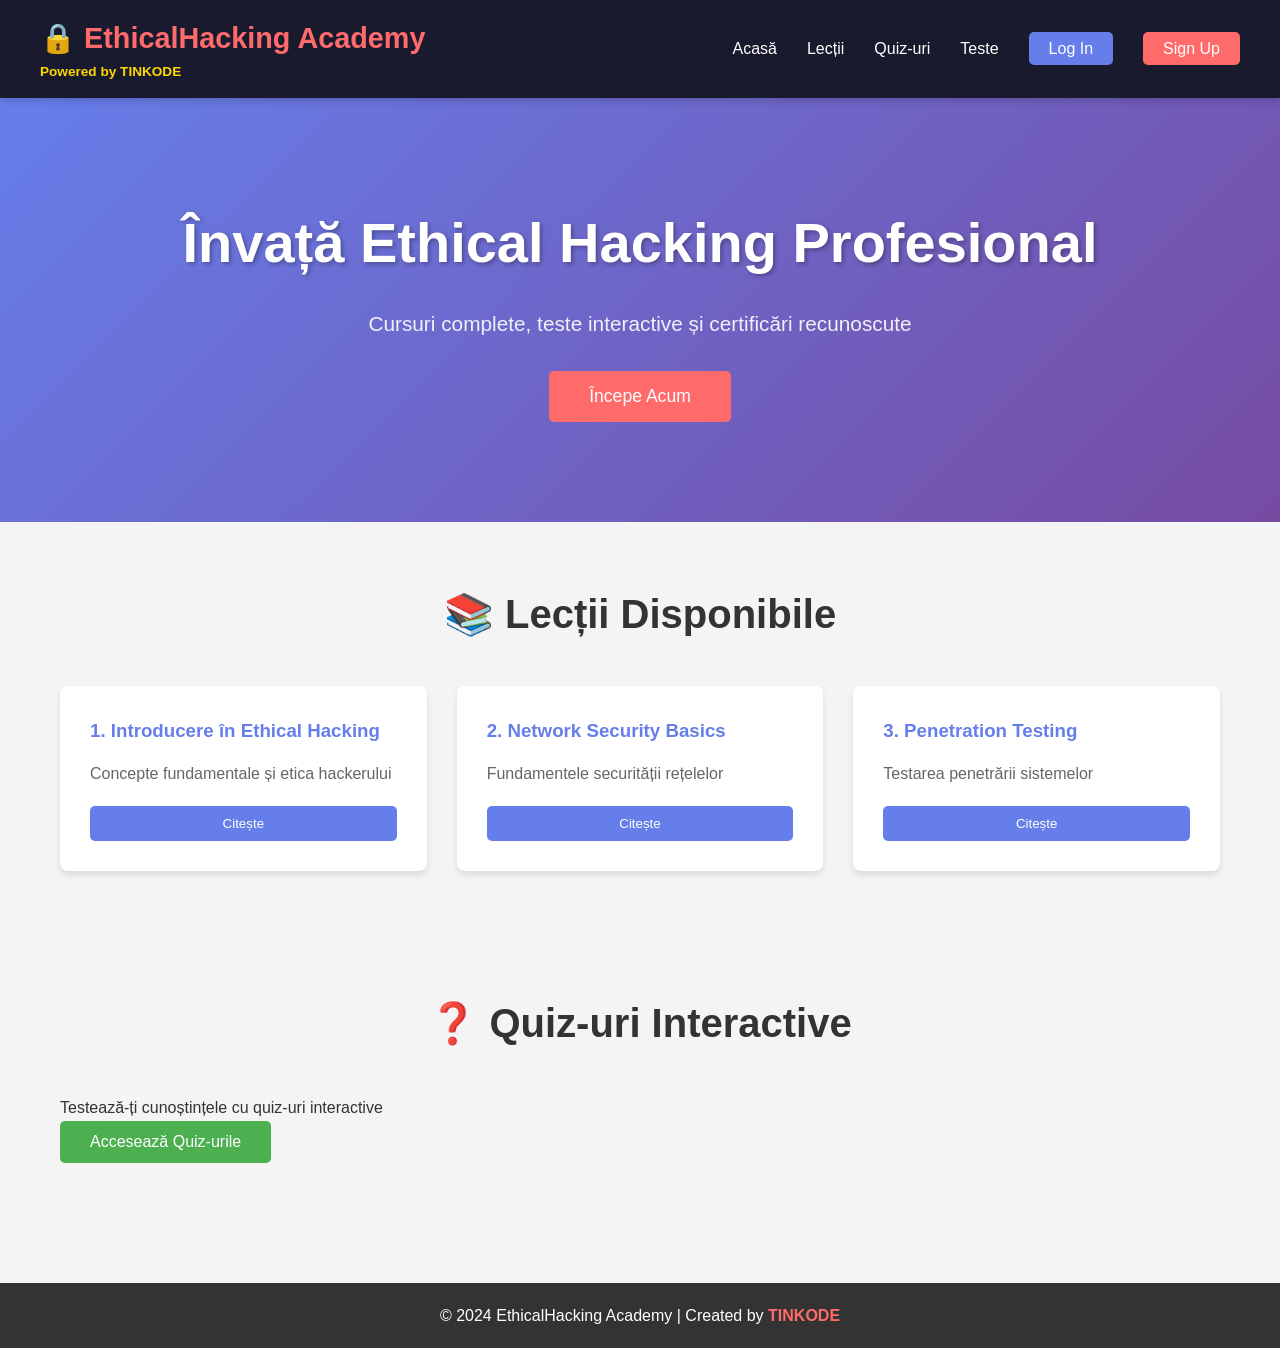
<file: index.html>
<!DOCTYPE html>
<html lang="ro">
<head>
    <meta charset="UTF-8">
    <meta name="viewport" content="width=device-width, initial-scale=1.0">
    <title>EthicalHacking Academy - TINKODE</title>
    <link rel="stylesheet" href="styles/main.css">
    <link rel="stylesheet" href="styles/navbar.css">
</head>
<body>
    <nav class="navbar">
        <div class="nav-container">
            <div class="logo">
                <h1>🔒 EthicalHacking Academy</h1>
                <p class="tinkode-brand">Powered by TINKODE</p>
            </div>
            <ul class="nav-links">
                <li><a href="#home">Acasă</a></li>
                <li><a href="#lectii">Lecții</a></li>
                <li><a href="#quiz">Quiz-uri</a></li>
                <li><a href="#teste">Teste</a></li>
                <li><a href="login.html" class="btn-login">Log In</a></li>
                <li><a href="register.html" class="btn-register">Sign Up</a></li>
            </ul>
        </div>
    </nav>

    <section id="hero" class="hero">
        <div class="hero-content">
            <h1>Învață Ethical Hacking Profesional</h1>
            <p>Cursuri complete, teste interactive și certificări recunoscute</p>
            <button class="btn-primary" onclick="location.href='register.html'">Începe Acum</button>
        </div>
    </section>

    <section id="lectii" class="lectii">
        <h2>📚 Lecții Disponibile</h2>
        <div class="lectii-grid">
            <div class="card-lectie">
                <h3>1. Introducere în Ethical Hacking</h3>
                <p>Concepte fundamentale și etica hackerului</p>
                <button onclick="location.href='lectie.html?id=1'">Citește</button>
            </div>
            <div class="card-lectie">
                <h3>2. Network Security Basics</h3>
                <p>Fundamentele securității rețelelor</p>
                <button onclick="location.href='lectie.html?id=2'">Citește</button>
            </div>
            <div class="card-lectie">
                <h3>3. Penetration Testing</h3>
                <p>Testarea penetrării sistemelor</p>
                <button onclick="location.href='lectie.html?id=3'">Citește</button>
            </div>
        </div>
    </section>

    <section id="quiz" class="quiz">
        <h2>❓ Quiz-uri Interactive</h2>
        <p>Testează-ți cunoștințele cu quiz-uri interactive</p>
        <button class="btn-secondary" onclick="location.href='quiz.html'">Accesează Quiz-urile</button>
    </section>

    <footer>
        <p>&copy; 2024 EthicalHacking Academy | Created by <strong>TINKODE</strong></p>
    </footer>

    <script src="js/main.js"></script>
</body>
</html>
</file>
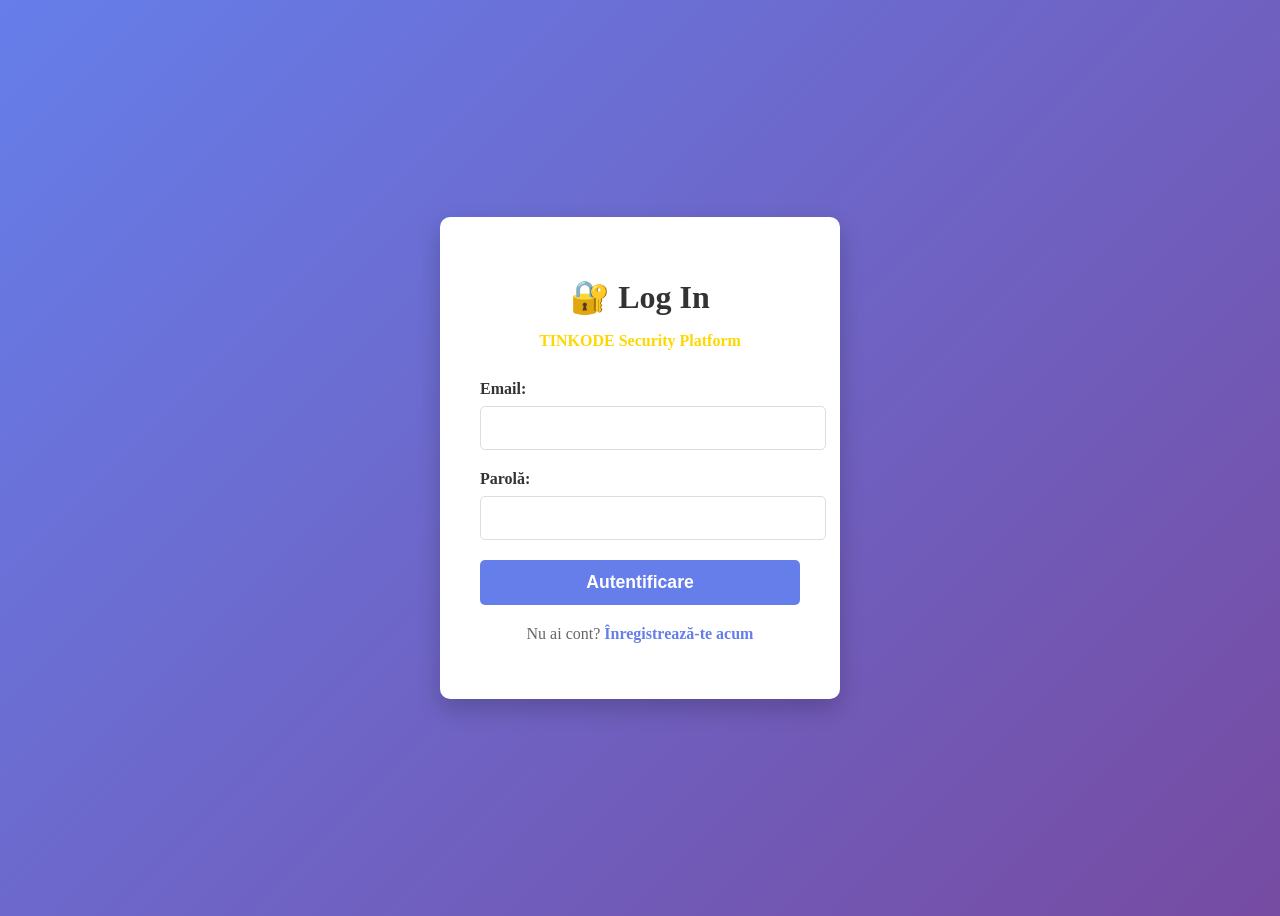
<file: dashboard.html>
<!DOCTYPE html>
<html lang="ro">
<head>
    <meta charset="UTF-8">
    <meta name="viewport" content="width=device-width, initial-scale=1.0">
    <title>Dashboard - EthicalHacking Academy</title>
    <link rel="stylesheet" href="styles/main.css">
    <link rel="stylesheet" href="styles/navbar.css">
    <link rel="stylesheet" href="styles/dashboard.css">
</head>
<body>
    <nav class="navbar">
        <div class="nav-container">
            <div class="logo">
                <h1>🔒 EthicalHacking Academy</h1>
            </div>
            <ul class="nav-links">
                <li><a href="index.html">Acasă</a></li>
                <li><a href="#" onclick="logout()">Log Out</a></li>
            </ul>
        </div>
    </nav>

    <div class="dashboard-container">
        <div class="dashboard-header">
            <h1>Bine ai venit, <span id="userName"></span>!</h1>
            <p class="tinkode-brand">TINKODE Security Platform</p>
        </div>

        <div class="dashboard-content">
            <section class="dashboard-section">
                <h2>📚 Lecții în Progres</h2>
                <div class="progress-cards">
                    <div class="progress-card">
                        <h3>Introducere în Ethical Hacking</h3>
                        <div class="progress-bar">
                            <div class="progress" style="width: 60%"></div>
                        </div>
                        <p>60% completat</p>
                    </div>
                </div>
            </section>

            <section class="dashboard-section">
                <h2>❓ Quiz-urile Mele</h2>
                <div class="stats-grid">
                    <div class="stat-card">
                        <h3>Quiz Completate</h3>
                        <p class="stat-number">3</p>
                    </div>
                    <div class="stat-card">
                        <h3>Rata de Succes</h3>
                        <p class="stat-number">85%</p>
                    </div>
                    <div class="stat-card">
                        <h3>Puncte Obținute</h3>
                        <p class="stat-number">2550</p>
                    </div>
                </div>
            </section>
        </div>
    </div>

    <script>
        function logout() {
            localStorage.removeItem('currentUser');
            window.location.href = 'index.html';
        }

        document.addEventListener('DOMContentLoaded', function() {
            const currentUser = JSON.parse(localStorage.getItem('currentUser'));
            if (currentUser) {
                document.getElementById('userName').textContent = currentUser.name;
            } else {
                window.location.href = 'login.html';
            }
        });
    </script>
    <script src="js/main.js"></script>
</body>
</html>
</file>
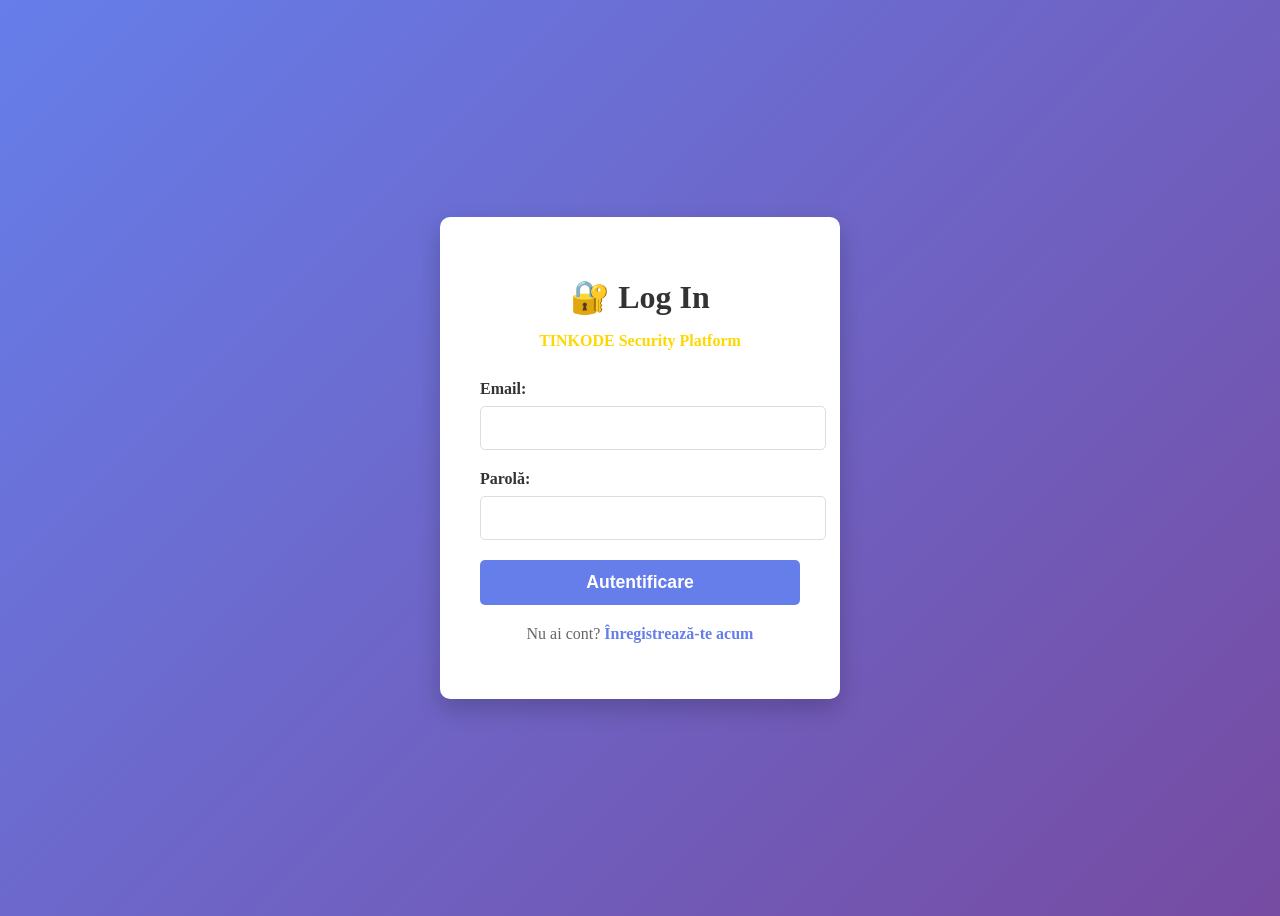
<file: login.html>
<!DOCTYPE html>
<html lang="ro">
<head>
    <meta charset="UTF-8">
    <meta name="viewport" content="width=device-width, initial-scale=1.0">
    <title>Log In - EthicalHacking Academy</title>
    <link rel="stylesheet" href="styles/auth.css">
</head>
<body>
    <div class="auth-container">
        <div class="auth-card">
            <h1>🔐 Log In</h1>
            <p class="tinkode-brand">TINKODE Security Platform</p>
            
            <form id="loginForm" class="auth-form">
                <div class="form-group">
                    <label for="email">Email:</label>
                    <input type="email" id="email" name="email" required>
                </div>
                
                <div class="form-group">
                    <label for="password">Parolă:</label>
                    <input type="password" id="password" name="password" required>
                </div>
                
                <button type="submit" class="btn-submit">Autentificare</button>
            </form>
            
            <p class="auth-link">Nu ai cont? <a href="register.html">Înregistrează-te acum</a></p>
        </div>
    </div>

    <script src="js/auth.js"></script>
</body>
</html>
</file>
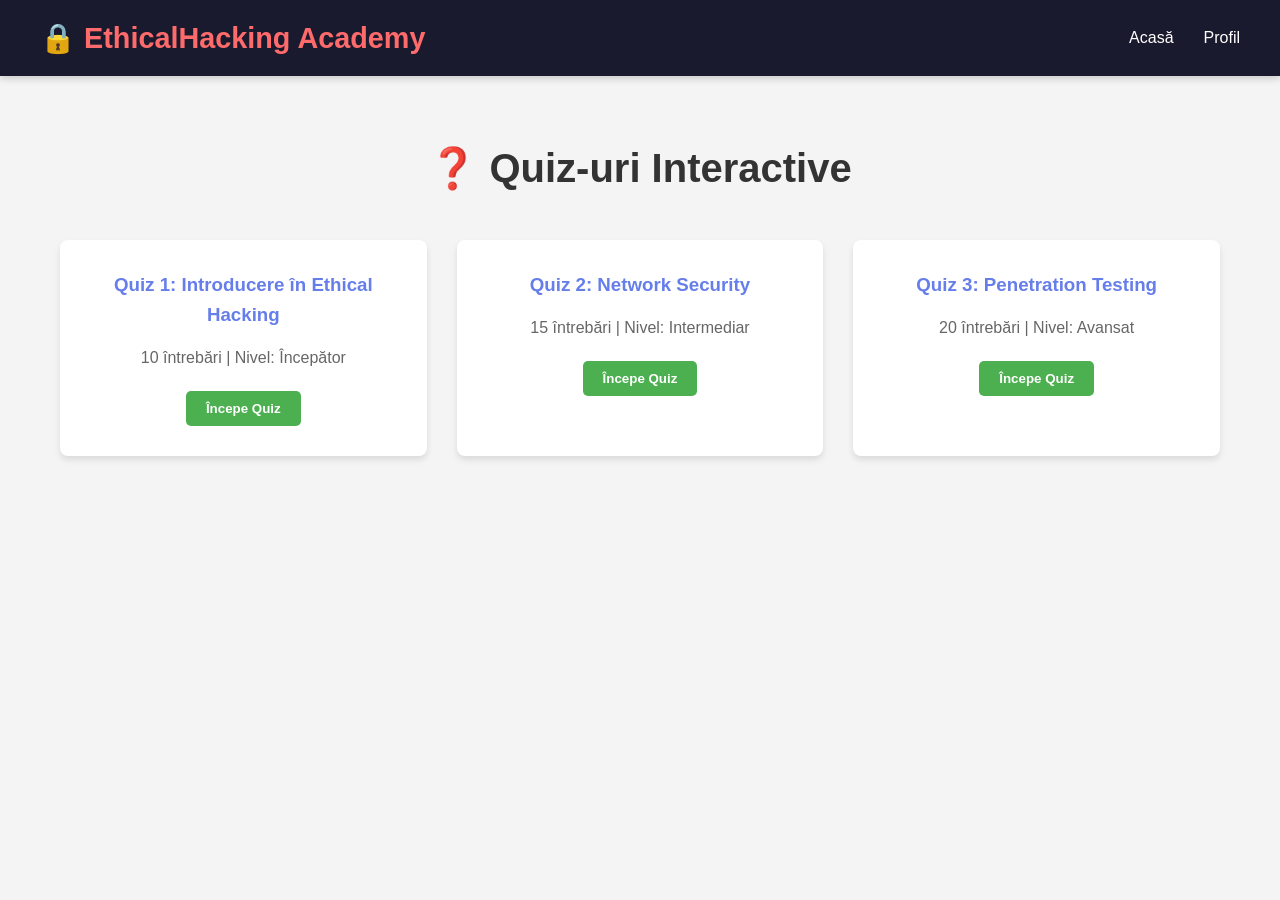
<file: quiz.html>
<!DOCTYPE html>
<html lang="ro">
<head>
    <meta charset="UTF-8">
    <meta name="viewport" content="width=device-width, initial-scale=1.0">
    <title>Quiz-uri - EthicalHacking Academy</title>
    <link rel="stylesheet" href="styles/main.css">
    <link rel="stylesheet" href="styles/navbar.css">
    <link rel="stylesheet" href="styles/quiz.css">
</head>
<body>
    <nav class="navbar">
        <div class="nav-container">
            <div class="logo">
                <h1>🔒 EthicalHacking Academy</h1>
            </div>
            <ul class="nav-links">
                <li><a href="index.html">Acasă</a></li>
                <li><a href="#">Profil</a></li>
            </ul>
        </div>
    </nav>

    <div class="quiz-container">
        <h1>❓ Quiz-uri Interactive</h1>
        
        <div id="quizzes" class="quizzes-grid">
            <div class="quiz-card">
                <h3>Quiz 1: Introducere în Ethical Hacking</h3>
                <p>10 întrebări | Nivel: Începător</p>
                <button onclick="startQuiz(1)">Începe Quiz</button>
            </div>
            
            <div class="quiz-card">
                <h3>Quiz 2: Network Security</h3>
                <p>15 întrebări | Nivel: Intermediar</p>
                <button onclick="startQuiz(2)">Începe Quiz</button>
            </div>
            
            <div class="quiz-card">
                <h3>Quiz 3: Penetration Testing</h3>
                <p>20 întrebări | Nivel: Avansat</p>
                <button onclick="startQuiz(3)">Începe Quiz</button>
            </div>
        </div>
        
        <div id="quiz-content" class="quiz-content" style="display: none;">
            <div class="quiz-header">
                <h2 id="quiz-title"></h2>
                <div class="progress-bar">
                    <div id="progress" class="progress"></div>
                </div>
            </div>
            
            <div id="question-container" class="question-container">
                <p id="question-text"></p>
                <div id="answers" class="answers"></div>
            </div>
            
            <button class="btn-next" onclick="nextQuestion()">Următoarea întrebare</button>
        </div>
    </div>

    <script src="js/quiz.js"></script>
</body>
</html>
</file>
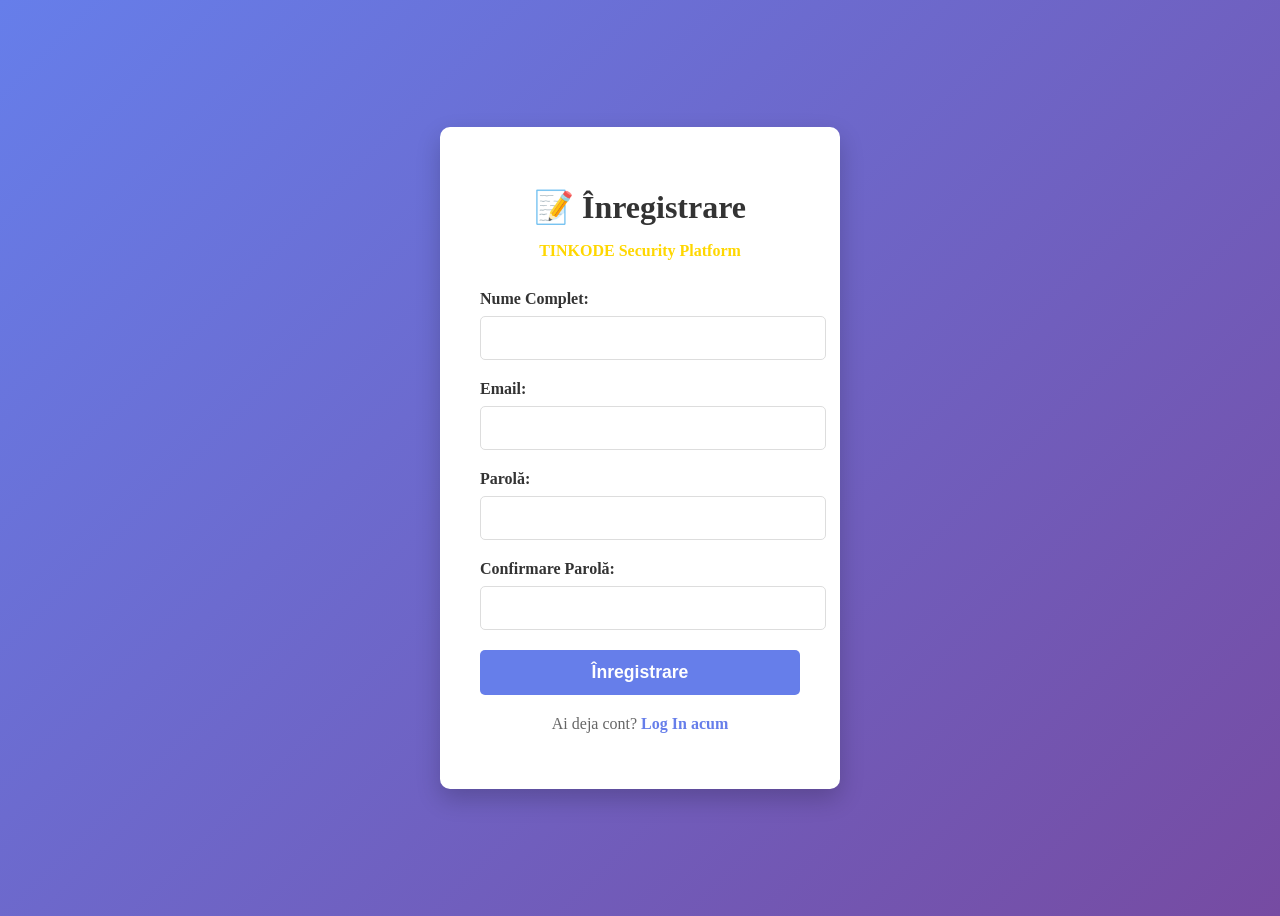
<file: register.html>
<!DOCTYPE html>
<html lang="ro">
<head>
    <meta charset="UTF-8">
    <meta name="viewport" content="width=device-width, initial-scale=1.0">
    <title>Sign Up - EthicalHacking Academy</title>
    <link rel="stylesheet" href="styles/auth.css">
</head>
<body>
    <div class="auth-container">
        <div class="auth-card">
            <h1>📝 Înregistrare</h1>
            <p class="tinkode-brand">TINKODE Security Platform</p>
            
            <form id="registerForm" class="auth-form">
                <div class="form-group">
                    <label for="nume">Nume Complet:</label>
                    <input type="text" id="nume" name="nume" required>
                </div>
                
                <div class="form-group">
                    <label for="email">Email:</label>
                    <input type="email" id="email" name="email" required>
                </div>
                
                <div class="form-group">
                    <label for="password">Parolă:</label>
                    <input type="password" id="password" name="password" required>
                </div>
                
                <div class="form-group">
                    <label for="confirm-password">Confirmare Parolă:</label>
                    <input type="password" id="confirm-password" name="confirm-password" required>
                </div>
                
                <button type="submit" class="btn-submit">Înregistrare</button>
            </form>
            
            <p class="auth-link">Ai deja cont? <a href="login.html">Log In acum</a></p>
        </div>
    </div>

    <script src="js/auth.js"></script>
</body>
</html>
</file>
<file: styles/main.css>
* {
    margin: 0;
    padding: 0;
    box-sizing: border-box;
}

body {
    font-family: 'Segoe UI', Tahoma, Geneva, Verdana, sans-serif;
    line-height: 1.6;
    color: #333;
    background-color: #f4f4f4;
}

/* Hero Section */
.hero {
    background: linear-gradient(135deg, #667eea 0%, #764ba2 100%);
    color: white;
    padding: 100px 20px;
    text-align: center;
}

.hero-content h1 {
    font-size: 3.5rem;
    margin-bottom: 20px;
    text-shadow: 2px 2px 4px rgba(0,0,0,0.3);
}

.hero-content p {
    font-size: 1.3rem;
    margin-bottom: 30px;
    opacity: 0.9;
}

/* Buttons */
.btn-primary {
    background-color: #FF6B6B;
    color: white;
    padding: 15px 40px;
    border: none;
    border-radius: 5px;
    font-size: 1.1rem;
    cursor: pointer;
    transition: 0.3s;
}

.btn-primary:hover {
    background-color: #ee5a52;
    transform: scale(1.05);
}

.btn-secondary {
    background-color: #4CAF50;
    color: white;
    padding: 12px 30px;
    border: none;
    border-radius: 5px;
    font-size: 1rem;
    cursor: pointer;
    transition: 0.3s;
}

.btn-secondary:hover {
    background-color: #45a049;
}

/* Sections */
.lectii, .quiz {
    padding: 60px 20px;
    max-width: 1200px;
    margin: 0 auto;
}

.lectii h2, .quiz h2 {
    text-align: center;
    font-size: 2.5rem;
    margin-bottom: 40px;
    color: #333;
}

/* Grid Layout */
.lectii-grid {
    display: grid;
    grid-template-columns: repeat(auto-fit, minmax(300px, 1fr));
    gap: 30px;
}

.card-lectie {
    background: white;
    padding: 30px;
    border-radius: 8px;
    box-shadow: 0 4px 6px rgba(0,0,0,0.1);
    transition: 0.3s;
}

.card-lectie:hover {
    transform: translateY(-5px);
    box-shadow: 0 6px 12px rgba(0,0,0,0.15);
}

.card-lectie h3 {
    margin-bottom: 15px;
    color: #667eea;
}

.card-lectie p {
    margin-bottom: 20px;
    color: #666;
}

.card-lectie button {
    width: 100%;
    padding: 10px;
    background-color: #667eea;
    color: white;
    border: none;
    border-radius: 5px;
    cursor: pointer;
    transition: 0.3s;
}

.card-lectie button:hover {
    background-color: #5568d3;
}

/* Footer */
footer {
    background-color: #333;
    color: white;
    text-align: center;
    padding: 20px;
    margin-top: 60px;
}

footer strong {
    color: #FF6B6B;
}

@media (max-width: 768px) {
    .hero-content h1 {
        font-size: 2rem;
    }
    
    .lectii-grid {
        grid-template-columns: 1fr;
    }
}
</file>
<file: styles/navbar.css>
.navbar {
    background-color: #1a1a2e;
    padding: 0 20px;
    box-shadow: 0 2px 8px rgba(0,0,0,0.2);
    position: sticky;
    top: 0;
    z-index: 100;
}

.nav-container {
    max-width: 1200px;
    margin: 0 auto;
    display: flex;
    justify-content: space-between;
    align-items: center;
    padding: 15px 0;
}

.logo h1 {
    color: #FF6B6B;
    font-size: 1.8rem;
}

.tinkode-brand {
    color: #FFD700;
    font-size: 0.85rem;
    font-weight: bold;
}

.nav-links {
    display: flex;
    list-style: none;
    gap: 30px;
    align-items: center;
}

.nav-links a {
    color: white;
    text-decoration: none;
    transition: 0.3s;
    font-weight: 500;
}

.nav-links a:hover {
    color: #FF6B6B;
}

.btn-login {
    background-color: #667eea;
    padding: 8px 20px;
    border-radius: 5px;
}

.btn-register {
    background-color: #FF6B6B;
    padding: 8px 20px;
    border-radius: 5px;
}

.btn-login:hover,
.btn-register:hover {
    opacity: 0.8;
}

@media (max-width: 768px) {
    .nav-links {
        gap: 10px;
        flex-wrap: wrap;
    }
    
    .logo h1 {
        font-size: 1.2rem;
    }
}
</file>
<file: styles/dashboard.css>
.dashboard-container {
    max-width: 1200px;
    margin: 40px auto;
    padding: 20px;
}

.dashboard-header {
    text-align: center;
    margin-bottom: 50px;
}

.dashboard-header h1 {
    font-size: 2.5rem;
    color: #333;
    margin-bottom: 10px;
}

.dashboard-header span {
    color: #667eea;
}

.dashboard-content {
    display: grid;
    grid-template-columns: 1fr;
    gap: 40px;
}

.dashboard-section {
    background: white;
    padding: 40px;
    border-radius: 8px;
    box-shadow: 0 4px 6px rgba(0,0,0,0.1);
}

.dashboard-section h2 {
    margin-bottom: 30px;
    color: #333;
    font-size: 1.8rem;
}

.progress-cards {
    display: grid;
    grid-template-columns: repeat(auto-fit, minmax(250px, 1fr));
    gap: 20px;
}

.progress-card {
    padding: 20px;
    background: #f9f9f9;
    border-radius: 5px;
    border-left: 4px solid #667eea;
}

.progress-card h3 {
    margin-bottom: 15px;
    color: #333;
}

.progress-card p {
    color: #666;
    margin-top: 10px;
}

.stats-grid {
    display: grid;
    grid-template-columns: repeat(auto-fit, minmax(200px, 1fr));
    gap: 20px;
}

.stat-card {
    background: linear-gradient(135deg, #667eea 0%, #764ba2 100%);
    color: white;
    padding: 30px;
    border-radius: 8px;
    text-align: center;
}

.stat-card h3 {
    font-size: 1rem;
    margin-bottom: 15px;
    opacity: 0.9;
}

.stat-number {
    font-size: 2.5rem;
    font-weight: bold;
}

@media (max-width: 768px) {
    .dashboard-header h1 {
        font-size: 1.8rem;
    }
    
    .stats-grid {
        grid-template-columns: 1fr;
    }
}
</file>
<file: styles/auth.css>
body {
    background: linear-gradient(135deg, #667eea 0%, #764ba2 100%);
    min-height: 100vh;
    display: flex;
    justify-content: center;
    align-items: center;
}

.auth-container {
    width: 100%;
    max-width: 400px;
    padding: 20px;
}

.auth-card {
    background: white;
    padding: 40px;
    border-radius: 10px;
    box-shadow: 0 10px 25px rgba(0,0,0,0.2);
}

.auth-card h1 {
    text-align: center;
    color: #333;
    margin-bottom: 10px;
}

.tinkode-brand {
    text-align: center;
    color: #FFD700;
    font-weight: bold;
    margin-bottom: 30px;
    display: block;
}

.auth-form {
    display: flex;
    flex-direction: column;
}

.form-group {
    margin-bottom: 20px;
}

.form-group label {
    display: block;
    margin-bottom: 8px;
    font-weight: bold;
    color: #333;
}

.form-group input {
    width: 100%;
    padding: 12px;
    border: 1px solid #ddd;
    border-radius: 5px;
    font-size: 1rem;
    transition: 0.3s;
}

.form-group input:focus {
    outline: none;
    border-color: #667eea;
    box-shadow: 0 0 5px rgba(102, 126, 234, 0.1);
}

.btn-submit {
    background-color: #667eea;
    color: white;
    padding: 12px;
    border: none;
    border-radius: 5px;
    font-size: 1.1rem;
    cursor: pointer;
    transition: 0.3s;
    font-weight: bold;
}

.btn-submit:hover {
    background-color: #5568d3;
    transform: translateY(-2px);
}

.auth-link {
    text-align: center;
    margin-top: 20px;
    color: #666;
}

.auth-link a {
    color: #667eea;
    text-decoration: none;
    font-weight: bold;
}

.auth-link a:hover {
    text-decoration: underline;
}
</file>
<file: styles/quiz.css>
.quiz-container {
    max-width: 1200px;
    margin: 40px auto;
    padding: 20px;
}

.quiz-container h1 {
    text-align: center;
    font-size: 2.5rem;
    margin-bottom: 40px;
    color: #333;
}

.quizzes-grid {
    display: grid;
    grid-template-columns: repeat(auto-fit, minmax(300px, 1fr));
    gap: 30px;
    margin-bottom: 40px;
}

.quiz-card {
    background: white;
    padding: 30px;
    border-radius: 8px;
    box-shadow: 0 4px 6px rgba(0,0,0,0.1);
    text-align: center;
    transition: 0.3s;
}

.quiz-card:hover {
    transform: translateY(-5px);
    box-shadow: 0 6px 12px rgba(0,0,0,0.15);
}

.quiz-card h3 {
    color: #667eea;
    margin-bottom: 15px;
}

.quiz-card p {
    color: #666;
    margin-bottom: 20px;
}

.quiz-card button {
    background-color: #4CAF50;
    color: white;
    padding: 10px 20px;
    border: none;
    border-radius: 5px;
    cursor: pointer;
    font-weight: bold;
    transition: 0.3s;
}

.quiz-card button:hover {
    background-color: #45a049;
}

.quiz-content {
    background: white;
    padding: 40px;
    border-radius: 8px;
    box-shadow: 0 4px 6px rgba(0,0,0,0.1);
}

.quiz-header h2 {
    text-align: center;
    margin-bottom: 30px;
    color: #333;
}

.progress-bar {
    width: 100%;
    height: 8px;
    background-color: #e0e0e0;
    border-radius: 5px;
    overflow: hidden;
    margin-bottom: 30px;
}

.progress {
    height: 100%;
    background-color: #4CAF50;
    width: 0%;
    transition: 0.3s;
}

.question-container {
    margin-bottom: 30px;
}

#question-text {
    font-size: 1.3rem;
    margin-bottom: 20px;
    color: #333;
    font-weight: bold;
}

.answers {
    display: flex;
    flex-direction: column;
    gap: 15px;
}

.answer-option {
    padding: 15px;
    border: 2px solid #ddd;
    border-radius: 5px;
    cursor: pointer;
    transition: 0.3s;
    background: white;
}

.answer-option:hover {
    border-color: #667eea;
    background-color: #f0f0f0;
}

.answer-option.selected {
    border-color: #667eea;
    background-color: #667eea;
    color: white;
}

.btn-next {
    width: 100%;
    padding: 15px;
    background-color: #667eea;
    color: white;
    border: none;
    border-radius: 5px;
    font-size: 1.1rem;
    cursor: pointer;
    font-weight: bold;
    transition: 0.3s;
}

.btn-next:hover {
    background-color: #5568d3;
}
</file>
